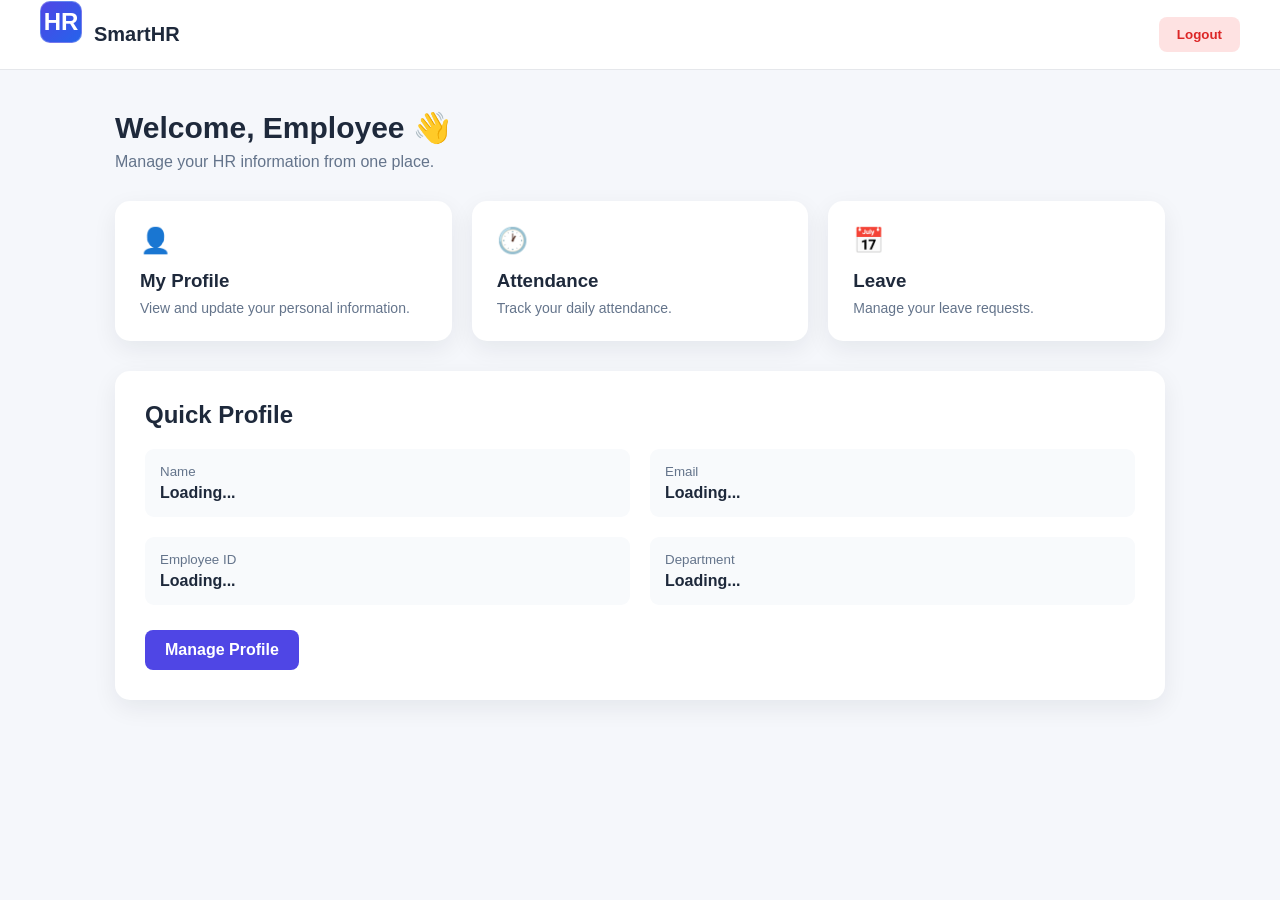
<file: employee-dashboard.html>
<!DOCTYPE html>
<html lang="en">

<head>
    <meta charset="UTF-8">

    <meta
        name="viewport"
        content="width=device-width, initial-scale=1.0"
    >

    <title>SmartHR - Employee Dashboard</title>

    <link rel="stylesheet" href="./style.css">

    <style>

        body {
            margin: 0;
            font-family: Arial, sans-serif;
            background: #f5f7fb;
            color: #1e293b;
        }

        .dashboard {
            min-height: 100vh;
        }

        /* Navbar */

        .navbar {
            height: 70px;
            background: white;
            border-bottom: 1px solid #e5e7eb;

            display: flex;
            align-items: center;
            justify-content: space-between;

            padding: 0 40px;
        }

        .brand {
            display: flex;
            align-items: center;
            gap: 12px;
        }

        .logo {
            width: 42px;
            height: 42px;

            border-radius: 10px;

            background: linear-gradient(
                135deg,
                #4f46e5,
                #2563eb
            );

            color: white;

            display: flex;
            align-items: center;
            justify-content: center;

            font-weight: bold;
        }

        .brand h2 {
            margin: 0;
            font-size: 20px;
        }

        .logout-btn {
            border: none;
            background: #fee2e2;
            color: #dc2626;

            padding: 10px 18px;

            border-radius: 8px;

            font-weight: 600;

            cursor: pointer;
        }

        /* Main */

        .main {
            max-width: 1100px;
            margin: 40px auto;
            padding: 0 25px;
        }

        .welcome {
            margin-bottom: 30px;
        }

        .welcome h1 {
            margin-bottom: 8px;
            font-size: 30px;
        }

        .welcome p {
            color: #64748b;
        }

        /* Cards */

        .cards {
            display: grid;

            grid-template-columns:
                repeat(3, 1fr);

            gap: 20px;

            margin-bottom: 30px;
        }

        .card {
            background: white;

            padding: 25px;

            border-radius: 15px;

            box-shadow:
                0 8px 25px
                rgba(15, 23, 42, 0.07);
        }

        .card-icon {
            font-size: 25px;
            margin-bottom: 15px;
        }

        .card h3 {
            margin: 0 0 8px;
        }

        .card p {
            margin: 0;
            color: #64748b;
            font-size: 14px;
        }

        /* Profile */

        .profile-card {
            background: white;

            padding: 30px;

            border-radius: 15px;

            box-shadow:
                0 8px 25px
                rgba(15, 23, 42, 0.07);
        }

        .profile-card h2 {
            margin-top: 0;
        }

        .profile-info {
            display: grid;

            grid-template-columns:
                1fr 1fr;

            gap: 20px;

            margin-top: 20px;
        }

        .info {
            padding: 15px;

            background: #f8fafc;

            border-radius: 9px;
        }

        .info small {
            display: block;

            color: #64748b;

            margin-bottom: 5px;
        }

        .info strong {
            color: #1e293b;
        }

        .profile-btn {
            display: inline-block;

            margin-top: 25px;

            padding: 11px 20px;

            background: #4f46e5;

            color: white;

            text-decoration: none;

            border-radius: 8px;

            font-weight: 600;
        }

        @media (max-width: 700px) {

            .navbar {
                padding: 0 20px;
            }

            .main {
                margin: 25px auto;
            }

            .cards {
                grid-template-columns: 1fr;
            }

            .profile-info {
                grid-template-columns: 1fr;
            }

        }

    </style>

</head>


<body>

<div class="dashboard">

    <!-- NAVBAR -->

    <nav class="navbar">

        <div class="brand">

            <div class="logo">
                HR
            </div>

            <h2>SmartHR</h2>

        </div>

        <button
            class="logout-btn"
            id="logoutBtn"
        >
            Logout
        </button>

    </nav>


    <!-- MAIN -->

    <main class="main">

        <div class="welcome">

            <h1>
                Welcome, Employee 👋
            </h1>

            <p>
                Manage your HR information from one place.
            </p>

        </div>


        <!-- CARDS -->

        <div class="cards">

            <div class="card">

                <div class="card-icon">
                    👤
                </div>

                <h3>
                    My Profile
                </h3>

                <p>
                    View and update your personal information.
                </p>

            </div>


            <div class="card">

                <div class="card-icon">
                    🕐
                </div>

                <h3>
                    Attendance
                </h3>

                <p>
                    Track your daily attendance.
                </p>

            </div>


            <div class="card">

                <div class="card-icon">
                    📅
                </div>

                <h3>
                    Leave
                </h3>

                <p>
                    Manage your leave requests.
                </p>

            </div>

        </div>


        <!-- PROFILE -->

        <div class="profile-card">

            <h2>
                Quick Profile
            </h2>

            <div class="profile-info">

                <div class="info">

                    <small>
                        Name
                    </small>

                    <strong id="userName">
                        Loading...
                    </strong>

                </div>


                <div class="info">

                    <small>
                        Email
                    </small>

                    <strong id="userEmail">
                        Loading...
                    </strong>

                </div>


                <div class="info">

                    <small>
                        Employee ID
                    </small>

                    <strong id="employeeId">
                        Loading...
                    </strong>

                </div>


                <div class="info">

                    <small>
                        Department
                    </small>

                    <strong id="department">
                        Loading...
                    </strong>

                </div>

            </div>


            <a
                href="./profile.html"
                class="profile-btn"
            >
                Manage Profile
            </a>

        </div>

    </main>

</div>


<script>

const API_URL = "http://localhost:3000";


// Load logged-in user

async function loadUser() {

    try {

        const response = await fetch(
            `${API_URL}/api/auth/me`,
            {
                credentials: "include"
            }
        );

        const data = await response.json();


        if (!response.ok) {

            window.location.href =
                "./index.html";

            return;

        }


        const user = data.user;


        document.getElementById(
            "userName"
        ).textContent =
            user.name;


        document.getElementById(
            "userEmail"
        ).textContent =
            user.email;


        document.getElementById(
            "employeeId"
        ).textContent =
            user.employeeId;


        document.getElementById(
            "department"
        ).textContent =
            user.department || "Not specified";


    } catch (error) {

        console.error(error);

    }

}


// Logout

document.getElementById(
    "logoutBtn"
).addEventListener(
    "click",
    async function () {

        try {

            await fetch(
                `${API_URL}/api/auth/logout`,
                {
                    method: "POST",
                    credentials: "include"
                }
            );

            window.location.href =
                "./index.html";

        } catch (error) {

            console.error(error);

        }

    }
);


loadUser();

</script>

</body>

</html>
</file>
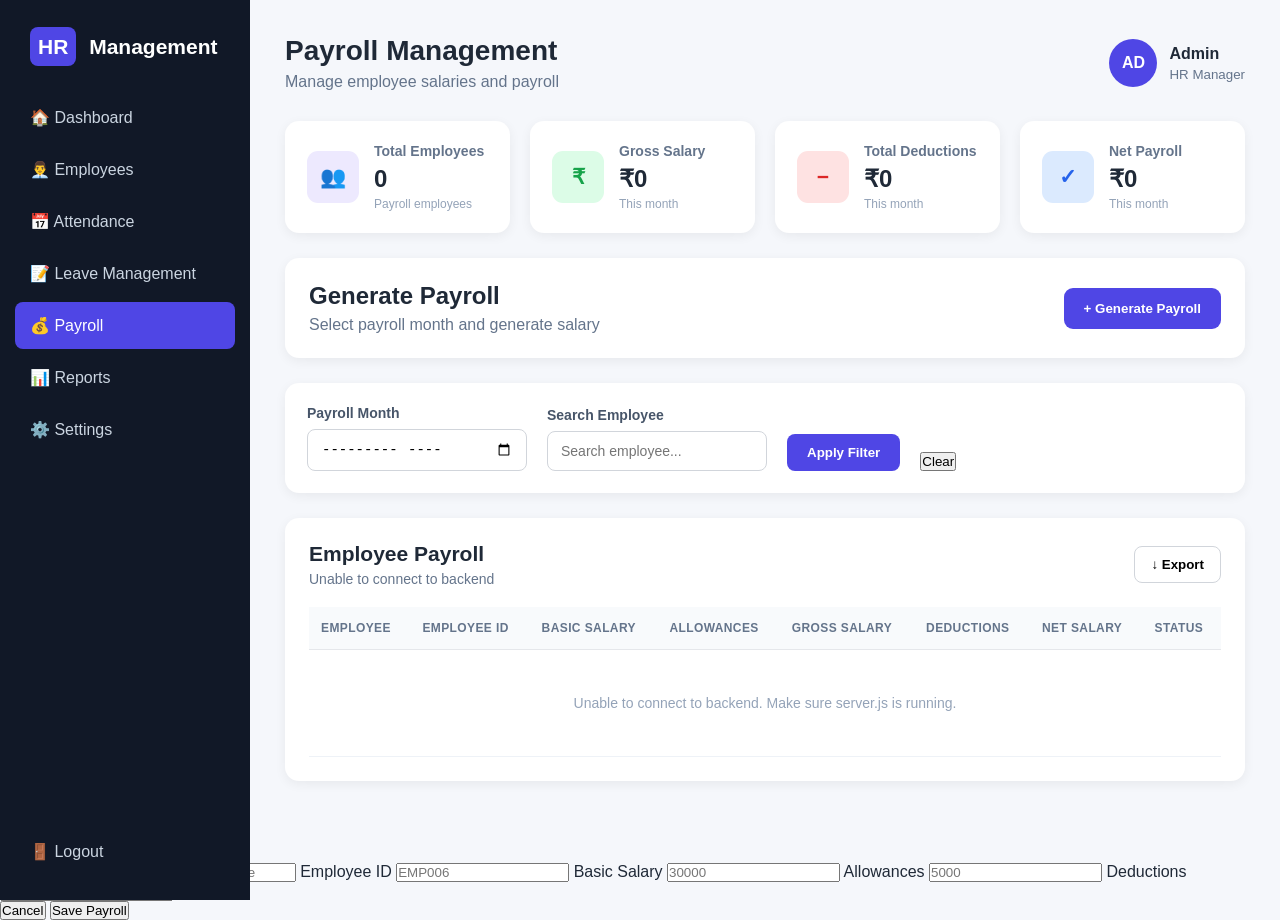
<file: payroll.html>
<!DOCTYPE html>
<html lang="en">

<head>

    <meta charset="UTF-8">

    <meta name="viewport"
          content="width=device-width, initial-scale=1.0">

    <title>Payroll Management</title>

    <link rel="stylesheet"
          href="payroll.css">

</head>


<body>


<!-- =====================================================
     SIDEBAR
===================================================== -->

<aside class="sidebar">

    <div class="logo">

        <span>HR</span>
        Management

    </div>


    <ul class="menu">

        <li onclick="goTo('index.html')">
            🏠 Dashboard
        </li>

        <li onclick="goTo('employees.html')">
            👨‍💼 Employees
        </li>

        <li onclick="goTo('attendance.html')">
            📅 Attendance
        </li>

        <li onclick="goTo('leave.html')">
            📝 Leave Management
        </li>

        <li class="active">
            💰 Payroll
        </li>

        <li onclick="goTo('reports.html')">
            📊 Reports
        </li>

        <li onclick="goTo('settings.html')">
            ⚙️ Settings
        </li>

    </ul>


    <div class="logout"
         onclick="logout()">

        🚪 Logout

    </div>

</aside>



<!-- =====================================================
     MAIN
===================================================== -->

<main class="main-content">


    <!-- HEADER -->

    <header class="header">

        <div>

            <h1>
                Payroll Management
            </h1>

            <p>
                Manage employee salaries and payroll
            </p>

        </div>


        <div class="profile">

            <div class="avatar">
                AD
            </div>

            <div>

                <strong>
                    Admin
                </strong>

                <small>
                    HR Manager
                </small>

            </div>

        </div>

    </header>



    <!-- =================================================
         SUMMARY CARDS
    ================================================== -->

    <section class="summary">


        <div class="card">

            <div class="card-icon employees-icon">
                👥
            </div>

            <div>

                <h3>
                    Total Employees
                </h3>

                <h2 id="employeeCount">
                    0
                </h2>

                <p>
                    Payroll employees
                </p>

            </div>

        </div>



        <div class="card">

            <div class="card-icon salary-icon">
                ₹
            </div>

            <div>

                <h3>
                    Gross Salary
                </h3>

                <h2 id="grossSalary">
                    ₹0
                </h2>

                <p>
                    This month
                </p>

            </div>

        </div>



        <div class="card">

            <div class="card-icon deduction-icon">
                −
            </div>

            <div>

                <h3>
                    Total Deductions
                </h3>

                <h2 id="totalDeduction">
                    ₹0
                </h2>

                <p>
                    This month
                </p>

            </div>

        </div>



        <div class="card">

            <div class="card-icon net-icon">
                ✓
            </div>

            <div>

                <h3>
                    Net Payroll
                </h3>

                <h2 id="netPayroll">
                    ₹0
                </h2>

                <p>
                    This month
                </p>

            </div>

        </div>


    </section>



    <!-- =================================================
         GENERATE PAYROLL
    ================================================== -->

    <section class="payroll-action">

        <div>

            <h2>
                Generate Payroll
            </h2>

            <p>
                Select payroll month and generate salary
            </p>

        </div>


        <button
            class="generate-btn"
            onclick="openPayrollForm()">

            + Generate Payroll

        </button>

    </section>



    <!-- =================================================
         FILTER
    ================================================== -->

    <section class="filters">


        <div class="filter-group">

            <label>
                Payroll Month
            </label>

            <input
                type="month"
                id="payrollMonth">

        </div>



        <div class="filter-group">

            <label>
                Search Employee
            </label>

            <input
                type="text"
                id="employeeSearch"
                placeholder="Search employee...">

        </div>


        <button
            class="filter-btn"
            onclick="applyFilter()">

            Apply Filter

        </button>


        <button
            class="clear-btn"
            onclick="clearFilter()">

            Clear

        </button>


    </section>



    <!-- =================================================
         PAYROLL TABLE
    ================================================== -->

    <section class="payroll-table">


        <div class="table-header">

            <div>

                <h2>
                    Employee Payroll
                </h2>

                <p id="tableDescription">
                    Loading payroll records...
                </p>

            </div>


            <button
                class="export-btn"
                onclick="exportPayroll()">

                ↓ Export

            </button>

        </div>



        <div class="table-container">

            <table>

                <thead>

                    <tr>

                        <th>
                            Employee
                        </th>

                        <th>
                            Employee ID
                        </th>

                        <th>
                            Basic Salary
                        </th>

                        <th>
                            Allowances
                        </th>

                        <th>
                            Gross Salary
                        </th>

                        <th>
                            Deductions
                        </th>

                        <th>
                            Net Salary
                        </th>

                        <th>
                            Status
                        </th>

                    </tr>

                </thead>


                <tbody id="payrollTableBody">

                </tbody>

            </table>

        </div>


    </section>


</main>



<!-- =====================================================
     PAYROLL FORM MODAL
===================================================== -->

<div class="modal"
     id="payrollModal">

    <div class="modal-box">

        <div class="modal-header">

            <h2>
                Generate Payroll
            </h2>

            <button
                onclick="closePayrollForm()">

                ×

            </button>

        </div>


        <form
            id="payrollForm">


            <label>
                Employee Name
            </label>

            <input
                type="text"
                id="employeeName"
                placeholder="Enter employee name"
                required>


            <label>
                Employee ID
            </label>

            <input
                type="text"
                id="employeeId"
                placeholder="EMP006"
                required>


            <label>
                Basic Salary
            </label>

            <input
                type="number"
                id="basicSalary"
                placeholder="30000"
                required>


            <label>
                Allowances
            </label>

            <input
                type="number"
                id="allowances"
                placeholder="5000"
                required>


            <label>
                Deductions
            </label>

            <input
                type="number"
                id="deductions"
                placeholder="2500"
                required>


            <div class="form-buttons">

                <button
                    type="button"
                    class="cancel-btn"
                    onclick="closePayrollForm()">

                    Cancel

                </button>


                <button
                    type="submit"
                    class="save-btn">

                    Save Payroll

                </button>

            </div>


        </form>

    </div>

</div>



<script>

const API =
    "http://localhost:5000";

let payrollData = [];


// =====================================================
// PAGE LOAD
// =====================================================

document.addEventListener(
    "DOMContentLoaded",
    () => {

        loadPayroll();

        loadSummary();

    }
);


// =====================================================
// LOAD PAYROLL
// =====================================================

async function loadPayroll() {

    try {

        const response =
            await fetch(
                `${API}/api/payroll`
            );


        if (!response.ok) {

            throw new Error(
                "Backend error"
            );

        }


        payrollData =
            await response.json();


        displayPayroll(
            payrollData
        );


    } catch (error) {

        console.error(error);


        document.getElementById(
            "tableDescription"
        ).textContent =
            "Unable to connect to backend";


        document.getElementById(
            "payrollTableBody"
        ).innerHTML = `

            <tr>

                <td
                    colspan="8"
                    class="empty error">

                    Unable to connect to backend.
                    Make sure server.js is running.

                </td>

            </tr>

        `;

    }

}


// =====================================================
// LOAD SUMMARY
// =====================================================

async function loadSummary() {

    try {

        const response =
            await fetch(
                `${API}/api/payroll/summary`
            );


        const data =
            await response.json();


        document.getElementById(
            "employeeCount"
        ).textContent =
            data.totalEmployees;


        document.getElementById(
            "grossSalary"
        ).textContent =
            formatCurrency(
                data.grossSalary
            );


        document.getElementById(
            "totalDeduction"
        ).textContent =
            formatCurrency(
                data.totalDeduction
            );


        document.getElementById(
            "netPayroll"
        ).textContent =
            formatCurrency(
                data.netPayroll
            );


    } catch (error) {

        console.error(error);

    }

}


// =====================================================
// DISPLAY PAYROLL
// =====================================================

function displayPayroll(records) {

    const tbody =
        document.getElementById(
            "payrollTableBody"
        );


    if (!records.length) {

        tbody.innerHTML = `

            <tr>

                <td
                    colspan="8"
                    class="empty">

                    No payroll records found.

                </td>

            </tr>

        `;

        return;

    }


    tbody.innerHTML = "";


    records.forEach(
        employee => {

            const row =
                document.createElement(
                    "tr"
                );


            const name =
                employee.employeeName ||
                "Employee";


            row.innerHTML = `

                <td>

                    <div class="employee">

                        <div class="employee-avatar">

                            ${name
                                .substring(0, 2)
                                .toUpperCase()}

                        </div>

                        <div>

                            <strong>
                                ${name}
                            </strong>

                            <small>
                                Employee
                            </small>

                        </div>

                    </div>

                </td>


                <td>
                    ${employee.employeeId}
                </td>


                <td>
                    ${formatCurrency(
                        employee.basicSalary
                    )}
                </td>


                <td>
                    ${formatCurrency(
                        employee.allowances
                    )}
                </td>


                <td>
                    ${formatCurrency(
                        employee.grossSalary
                    )}
                </td>


                <td>
                    ${formatCurrency(
                        employee.deductions
                    )}
                </td>


                <td>

                    <strong>
                        ${formatCurrency(
                            employee.netSalary
                        )}
                    </strong>

                </td>


                <td>

                    <span class="status">

                        ${employee.status}

                    </span>

                </td>

            `;


            tbody.appendChild(row);

        }
    );


    document.getElementById(
        "tableDescription"
    ).textContent =
        `${records.length} payroll records`;

}


// =====================================================
// FILTER
// =====================================================

function applyFilter() {

    const search =
        document.getElementById(
            "employeeSearch"
        ).value
        .trim()
        .toLowerCase();


    if (!search) {

        displayPayroll(
            payrollData
        );

        return;

    }


    const filtered =
        payrollData.filter(
            employee =>

                employee.employeeName
                    .toLowerCase()
                    .includes(search)

                ||

                employee.employeeId
                    .toLowerCase()
                    .includes(search)
        );


    displayPayroll(
        filtered
    );

}


// =====================================================
// CLEAR FILTER
// =====================================================

function clearFilter() {

    document.getElementById(
        "employeeSearch"
    ).value = "";


    displayPayroll(
        payrollData
    );

}


// =====================================================
// ADD PAYROLL
// =====================================================

document.getElementById(
    "payrollForm"
).addEventListener(
    "submit",
    async function(event) {

        event.preventDefault();


        const data = {

            employeeName:
                document.getElementById(
                    "employeeName"
                ).value,

            employeeId:
                document.getElementById(
                    "employeeId"
                ).value,

            basicSalary:
                document.getElementById(
                    "basicSalary"
                ).value,

            allowances:
                document.getElementById(
                    "allowances"
                ).value,

            deductions:
                document.getElementById(
                    "deductions"
                ).value

        };


        try {

            const response =
                await fetch(
                    `${API}/api/payroll`,
                    {
                        method: "POST",

                        headers: {
                            "Content-Type":
                                "application/json"
                        },

                        body:
                            JSON.stringify(data)
                    }
                );


            const result =
                await response.json();


            if (!response.ok) {

                throw new Error(
                    result.message
                );

            }


            alert(
                "Payroll saved successfully!"
            );


            closePayrollForm();


            document.getElementById(
                "payrollForm"
            ).reset();


            loadPayroll();

            loadSummary();


        } catch (error) {

            alert(
                "Unable to save payroll."
            );

            console.error(error);

        }

    }
);


// =====================================================
// MODAL
// =====================================================

function openPayrollForm() {

    document.getElementById(
        "payrollModal"
    ).classList.add("show");

}


function closePayrollForm() {

    document.getElementById(
        "payrollModal"
    ).classList.remove("show");

}


// =====================================================
// CURRENCY
// =====================================================

function formatCurrency(value) {

    return "₹" +
        Number(value || 0)
            .toLocaleString("en-IN");

}


// =====================================================
// EXPORT
// =====================================================

function exportPayroll() {

    if (!payrollData.length) {

        alert(
            "No payroll records available."
        );

        return;

    }


    let csv =
        "Employee,Employee ID,Basic Salary,Allowances,Gross Salary,Deductions,Net Salary,Status\n";


    payrollData.forEach(
        employee => {

            csv +=
                `"${employee.employeeName}",` +
                `"${employee.employeeId}",` +
                `${employee.basicSalary},` +
                `${employee.allowances},` +
                `${employee.grossSalary},` +
                `${employee.deductions},` +
                `${employee.netSalary},` +
                `"${employee.status}"\n`;

        }
    );


    const blob =
        new Blob(
            [csv],
            {
                type: "text/csv"
            }
        );


    const url =
        URL.createObjectURL(blob);


    const link =
        document.createElement("a");


    link.href = url;

    link.download =
        "payroll.csv";


    link.click();


    URL.revokeObjectURL(url);

}


// =====================================================
// PAGE NAVIGATION
// =====================================================

function goTo(page) {

    window.location.href =
        page;

}


// =====================================================
// LOGOUT
// =====================================================

function logout() {

    window.location.href =
        "index.html";

}

</script>


</body>

</html>
</file>
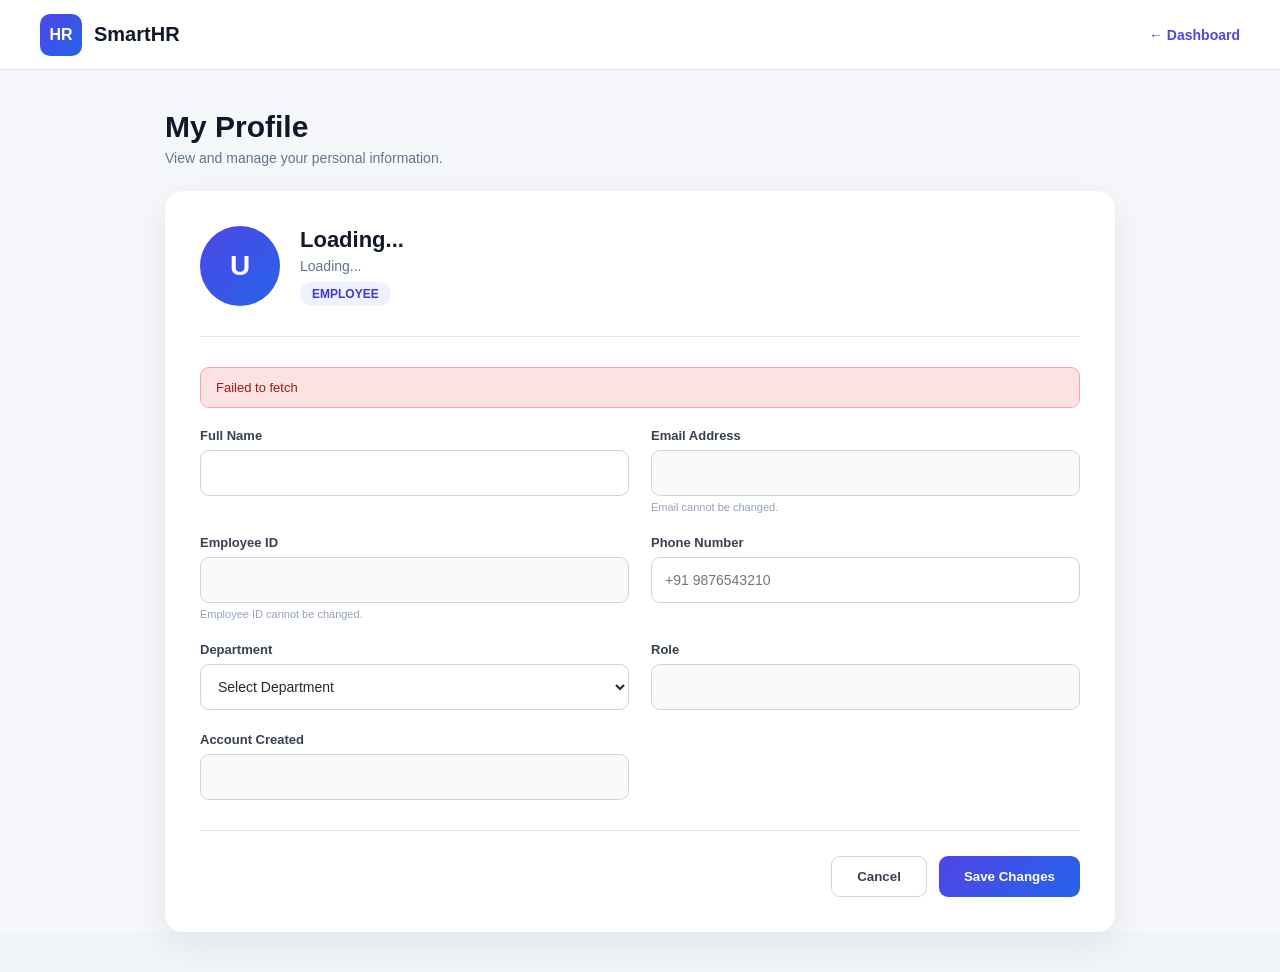
<file: profile.html>
<!DOCTYPE html>
<html lang="en">

<head>

    <meta charset="UTF-8">

    <meta
        name="viewport"
        content="width=device-width, initial-scale=1.0"
    >

    <title>SmartHR - My Profile</title>

    <link
        rel="stylesheet"
        href="./style.css"
    >

    <style>

        .profile-page {
            min-height: 100vh;
            background: #f5f7fb;
        }

        .profile-navbar {
            height: 70px;
            background: white;
            border-bottom: 1px solid #e5e7eb;

            display: flex;
            align-items: center;
            justify-content: space-between;

            padding: 0 40px;
        }

        .profile-brand {
            display: flex;
            align-items: center;
            gap: 12px;
        }

        .profile-logo {
            width: 42px;
            height: 42px;

            border-radius: 10px;

            background: linear-gradient(
                135deg,
                #4f46e5,
                #2563eb
            );

            color: white;

            display: flex;
            align-items: center;
            justify-content: center;

            font-weight: 800;
        }

        .profile-brand h2 {
            font-size: 20px;
            color: #111827;
        }

        .back-btn {
            text-decoration: none;
            color: #4f46e5;
            font-weight: 600;
            font-size: 14px;
        }

        .profile-content {
            max-width: 1000px;
            margin: 40px auto;
            padding: 0 25px;
        }

        .profile-heading {
            margin-bottom: 25px;
        }

        .profile-heading h1 {
            font-size: 30px;
            color: #111827;
            margin-bottom: 6px;
        }

        .profile-heading p {
            color: #64748b;
            font-size: 14px;
        }

        .profile-card {
            background: white;
            border-radius: 18px;
            padding: 35px;

            box-shadow:
                0 10px 35px rgba(15, 23, 42, 0.08);
        }

        .profile-top {
            display: flex;
            align-items: center;
            gap: 20px;

            padding-bottom: 30px;
            margin-bottom: 30px;

            border-bottom: 1px solid #e5e7eb;
        }

        .avatar {
            width: 80px;
            height: 80px;

            border-radius: 50%;

            background: linear-gradient(
                135deg,
                #4f46e5,
                #2563eb
            );

            color: white;

            display: flex;
            align-items: center;
            justify-content: center;

            font-size: 28px;
            font-weight: 700;
        }

        .profile-user h2 {
            font-size: 22px;
            color: #111827;
            margin-bottom: 5px;
        }

        .profile-user p {
            color: #64748b;
            font-size: 14px;
        }

        .role-badge {
            display: inline-block;

            margin-top: 8px;

            padding: 5px 12px;

            border-radius: 20px;

            background: #eef2ff;

            color: #4338ca;

            font-size: 12px;
            font-weight: 700;
        }

        .profile-grid {
            display: grid;

            grid-template-columns: 1fr 1fr;

            gap: 22px;
        }

        .profile-field label {
            display: block;

            margin-bottom: 7px;

            font-size: 13px;
            font-weight: 600;

            color: #374151;
        }

        .profile-field input,
        .profile-field select {
            width: 100%;

            height: 46px;

            border: 1px solid #d1d5db;

            border-radius: 9px;

            padding: 0 13px;

            outline: none;

            font-size: 14px;

            color: #1f2937;

            background: white;
        }

        .profile-field input:focus,
        .profile-field select:focus {
            border-color: #4f46e5;

            box-shadow:
                0 0 0 3px rgba(79, 70, 229, 0.1);
        }

        .profile-field input:disabled {
            background: #f8fafc;
            color: #64748b;
            cursor: not-allowed;
        }

        .field-note {
            font-size: 11px;
            color: #94a3b8;
            margin-top: 5px;
        }

        .profile-actions {
            margin-top: 30px;

            padding-top: 25px;

            border-top: 1px solid #e5e7eb;

            display: flex;
            justify-content: flex-end;
            gap: 12px;
        }

        .save-btn {
            border: none;

            padding: 12px 25px;

            border-radius: 9px;

            background: linear-gradient(
                135deg,
                #4f46e5,
                #2563eb
            );

            color: white;

            font-weight: 700;

            cursor: pointer;
        }

        .save-btn:hover {
            box-shadow:
                0 8px 20px rgba(79, 70, 229, 0.25);
        }

        .cancel-btn {
            border: 1px solid #d1d5db;

            padding: 12px 25px;

            border-radius: 9px;

            background: white;

            color: #374151;

            font-weight: 600;

            cursor: pointer;
        }

        .profile-message {
            display: none;

            padding: 12px 15px;

            border-radius: 9px;

            margin-bottom: 20px;

            font-size: 13px;
        }

        .loading {
            text-align: center;
            padding: 50px;
            color: #64748b;
        }

        @media (max-width: 700px) {

            .profile-navbar {
                padding: 0 20px;
            }

            .profile-content {
                margin: 25px auto;
            }

            .profile-card {
                padding: 22px;
            }

            .profile-grid {
                grid-template-columns: 1fr;
            }

            .profile-top {
                align-items: flex-start;
            }

            .profile-actions {
                flex-direction: column;
            }

            .save-btn,
            .cancel-btn {
                width: 100%;
            }
        }

    </style>

</head>


<body>

<div class="profile-page">

    <!-- NAVBAR -->

    <nav class="profile-navbar">

        <div class="profile-brand">

            <div class="profile-logo">
                HR
            </div>

            <h2>SmartHR</h2>

        </div>

        <a
            href="./employee-dashboard.html"
            class="back-btn"
        >
            ← Dashboard
        </a>

    </nav>


    <!-- CONTENT -->

    <main class="profile-content">

        <div class="profile-heading">

            <h1>My Profile</h1>

            <p>
                View and manage your personal information.
            </p>

        </div>


        <div class="profile-card">

            <!-- PROFILE TOP -->

            <div class="profile-top">

                <div
                    class="avatar"
                    id="avatar"
                >
                    U
                </div>

                <div class="profile-user">

                    <h2 id="profileName">
                        Loading...
                    </h2>

                    <p id="profileEmail">
                        Loading...
                    </p>

                    <span
                        class="role-badge"
                        id="profileRole"
                    >
                        EMPLOYEE
                    </span>

                </div>

            </div>


            <!-- MESSAGE -->

            <div
                id="profileMessage"
                class="profile-message"
            ></div>


            <!-- FORM -->

            <form id="profileForm">

                <div class="profile-grid">


                    <!-- NAME -->

                    <div class="profile-field">

                        <label for="name">
                            Full Name
                        </label>

                        <input
                            type="text"
                            id="name"
                            required
                        >

                    </div>


                    <!-- EMAIL -->

                    <div class="profile-field">

                        <label for="email">
                            Email Address
                        </label>

                        <input
                            type="email"
                            id="email"
                            disabled
                        >

                        <div class="field-note">
                            Email cannot be changed.
                        </div>

                    </div>


                    <!-- EMPLOYEE ID -->

                    <div class="profile-field">

                        <label for="employeeId">
                            Employee ID
                        </label>

                        <input
                            type="text"
                            id="employeeId"
                            disabled
                        >

                        <div class="field-note">
                            Employee ID cannot be changed.
                        </div>

                    </div>


                    <!-- PHONE -->

                    <div class="profile-field">

                        <label for="phone">
                            Phone Number
                        </label>

                        <input
                            type="tel"
                            id="phone"
                            placeholder="+91 9876543210"
                        >

                    </div>


                    <!-- DEPARTMENT -->

                    <div class="profile-field">

                        <label for="department">
                            Department
                        </label>

                        <select id="department">

                            <option value="">
                                Select Department
                            </option>

                            <option value="HR">
                                Human Resources
                            </option>

                            <option value="IT">
                                Information Technology
                            </option>

                            <option value="Finance">
                                Finance
                            </option>

                            <option value="Marketing">
                                Marketing
                            </option>

                            <option value="Sales">
                                Sales
                            </option>

                        </select>

                    </div>


                    <!-- ROLE -->

                    <div class="profile-field">

                        <label for="role">
                            Role
                        </label>

                        <input
                            type="text"
                            id="role"
                            disabled
                        >

                    </div>


                    <!-- JOIN DATE -->

                    <div class="profile-field">

                        <label for="joiningDate">
                            Account Created
                        </label>

                        <input
                            type="text"
                            id="joiningDate"
                            disabled
                        >

                    </div>

                </div>


                <!-- ACTIONS -->

                <div class="profile-actions">

                    <button
                        type="button"
                        class="cancel-btn"
                        id="cancelBtn"
                    >
                        Cancel
                    </button>

                    <button
                        type="submit"
                        class="save-btn"
                    >
                        Save Changes
                    </button>

                </div>

            </form>

        </div>

    </main>

</div>


<script>

const API_URL = "http://localhost:3000";


// =====================================
// ELEMENTS
// =====================================

const profileForm =
    document.getElementById("profileForm");

const messageBox =
    document.getElementById("profileMessage");


// =====================================
// LOAD PROFILE
// =====================================

async function loadProfile() {

    try {

        const response = await fetch(
            `${API_URL}/api/profile`,
            {
                method: "GET",
                credentials: "include"
            }
        );


        const data = await response.json();


        if (!response.ok) {

            if (response.status === 401) {

                window.location.href =
                    "./index.html";

                return;

            }

            throw new Error(
                data.message || "Unable to load profile."
            );
        }


        const user = data.user;


        // Header

        document.getElementById(
            "profileName"
        ).textContent = user.name;


        document.getElementById(
            "profileEmail"
        ).textContent = user.email;


        document.getElementById(
            "profileRole"
        ).textContent = user.role;


        // Avatar

        const firstLetter =
            user.name
                ? user.name.charAt(0).toUpperCase()
                : "U";


        document.getElementById(
            "avatar"
        ).textContent = firstLetter;


        // Form

        document.getElementById(
            "name"
        ).value = user.name || "";


        document.getElementById(
            "email"
        ).value = user.email || "";


        document.getElementById(
            "employeeId"
        ).value = user.employeeId || "";


        document.getElementById(
            "phone"
        ).value = user.phone || "";


        document.getElementById(
            "department"
        ).value = user.department || "";


        document.getElementById(
            "role"
        ).value = user.role || "";


        if (user.createdAt) {

            const date =
                new Date(user.createdAt);

            document.getElementById(
                "joiningDate"
            ).value =
                date.toLocaleDateString();

        }

    } catch (error) {

        console.error(error);

        showProfileMessage(
            error.message,
            "error"
        );

    }

}


// =====================================
// UPDATE PROFILE
// =====================================

profileForm.addEventListener(
    "submit",
    async function (event) {

        event.preventDefault();


        const name =
            document.getElementById(
                "name"
            ).value.trim();


        const phone =
            document.getElementById(
                "phone"
            ).value.trim();


        const department =
            document.getElementById(
                "department"
            ).value;


        if (!name) {

            showProfileMessage(
                "Full name is required.",
                "error"
            );

            return;
        }


        try {

            const response = await fetch(
                `${API_URL}/api/profile`,
                {
                    method: "PUT",

                    credentials: "include",

                    headers: {
                        "Content-Type":
                            "application/json"
                    },

                    body: JSON.stringify({

                        name,
                        phone,
                        department

                    })
                }
            );


            const data =
                await response.json();


            if (!response.ok) {

                showProfileMessage(
                    data.message ||
                    "Unable to update profile.",
                    "error"
                );

                return;
            }


            showProfileMessage(
                "Profile updated successfully!",
                "success"
            );


            // Update header immediately

            document.getElementById(
                "profileName"
            ).textContent = name;


            document.getElementById(
                "avatar"
            ).textContent =
                name.charAt(0).toUpperCase();


        } catch (error) {

            console.error(error);

            showProfileMessage(
                "Unable to connect to server.",
                "error"
            );

        }

    }
);


// =====================================
// CANCEL
// =====================================

document.getElementById(
    "cancelBtn"
).addEventListener(
    "click",
    loadProfile
);


// =====================================
// MESSAGE
// =====================================

function showProfileMessage(
    message,
    type
) {

    messageBox.style.display =
        "block";

    messageBox.textContent =
        message;


    if (type === "success") {

        messageBox.style.background =
            "#dcfce7";

        messageBox.style.color =
            "#166534";

        messageBox.style.border =
            "1px solid #86efac";

    } else {

        messageBox.style.background =
            "#fee2e2";

        messageBox.style.color =
            "#991b1b";

        messageBox.style.border =
            "1px solid #fca5a5";

    }

}


// =====================================
// INITIAL LOAD
// =====================================

loadProfile();

</script>

</body>

</html>
</file>
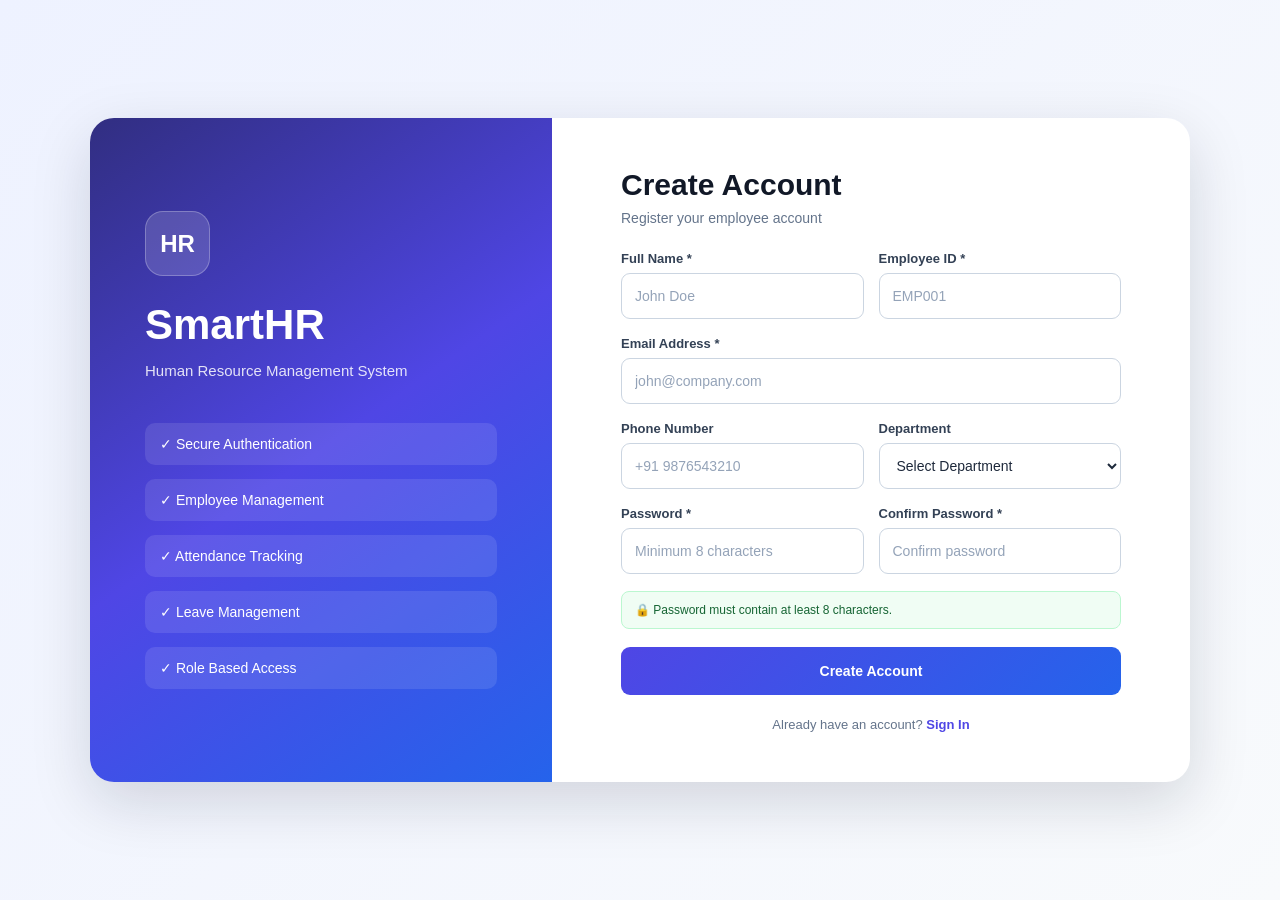
<file: signup.html>
<!DOCTYPE html>
<html lang="en">

<head>

    <meta charset="UTF-8">

    <meta
        name="viewport"
        content="width=device-width, initial-scale=1.0"
    >

    <title>SmartHR - Sign Up</title>

    <!-- CSS -->
    <link rel="stylesheet" href="./style.css">

</head>

<body>

    <div class="app">

        <div class="auth-container">

            <!-- LEFT SIDE -->
            <div class="brand-section">

                <div class="brand-content">

                    <div class="logo">
                        HR
                    </div>

                    <h1>SmartHR</h1>

                    <p>
                        Human Resource Management System
                    </p>

                    <div class="feature-list">

                        <div>✓ Secure Authentication</div>

                        <div>✓ Employee Management</div>

                        <div>✓ Attendance Tracking</div>

                        <div>✓ Leave Management</div>

                        <div>✓ Role Based Access</div>

                    </div>

                </div>

            </div>


            <!-- RIGHT SIDE -->
            <div class="form-section">

                <form
                    class="auth-form signup-form"
                    id="signupForm"
                >

                    <div class="form-header">

                        <h2>Create Account</h2>

                        <p>
                            Register your employee account
                        </p>

                    </div>


                    <!-- MESSAGE -->
                    <div
                        id="signupMessage"
                        class="message"
                        style="display: none;"
                    ></div>


                    <!-- NAME + EMPLOYEE ID -->
                    <div class="two-columns">

                        <div class="input-group">

                            <label for="fullName">
                                Full Name *
                            </label>

                            <input
                                type="text"
                                id="fullName"
                                name="fullName"
                                placeholder="John Doe"
                                required
                            >

                        </div>


                        <div class="input-group">

                            <label for="employeeId">
                                Employee ID *
                            </label>

                            <input
                                type="text"
                                id="employeeId"
                                name="employeeId"
                                placeholder="EMP001"
                                required
                            >

                        </div>

                    </div>


                    <!-- EMAIL -->
                    <div class="input-group">

                        <label for="signupEmail">
                            Email Address *
                        </label>

                        <input
                            type="email"
                            id="signupEmail"
                            name="email"
                            placeholder="john@company.com"
                            required
                        >

                    </div>


                    <!-- PHONE + DEPARTMENT -->
                    <div class="two-columns">

                        <div class="input-group">

                            <label for="phone">
                                Phone Number
                            </label>

                            <input
                                type="tel"
                                id="phone"
                                name="phone"
                                placeholder="+91 9876543210"
                            >

                        </div>


                        <div class="input-group">

                            <label for="department">
                                Department
                            </label>

                            <select
                                id="department"
                                name="department"
                            >

                                <option value="">
                                    Select Department
                                </option>

                                <option value="HR">
                                    Human Resources
                                </option>

                                <option value="IT">
                                    Information Technology
                                </option>

                                <option value="Finance">
                                    Finance
                                </option>

                                <option value="Marketing">
                                    Marketing
                                </option>

                                <option value="Sales">
                                    Sales
                                </option>

                            </select>

                        </div>

                    </div>


                    <!-- PASSWORD -->
                    <div class="two-columns">

                        <div class="input-group">

                            <label for="signupPassword">
                                Password *
                            </label>

                            <input
                                type="password"
                                id="signupPassword"
                                name="password"
                                placeholder="Minimum 8 characters"
                                required
                            >

                        </div>


                        <div class="input-group">

                            <label for="confirmPassword">
                                Confirm Password *
                            </label>

                            <input
                                type="password"
                                id="confirmPassword"
                                name="confirmPassword"
                                placeholder="Confirm password"
                                required
                            >

                        </div>

                    </div>


                    <!-- PASSWORD INFO -->
                    <div class="security-note">

                        🔒 Password must contain at least 8
                        characters.

                    </div>


                    <!-- CREATE ACCOUNT -->
                    <button
                        type="submit"
                        class="primary-btn"
                    >
                        Create Account
                    </button>


                    <!-- LOGIN LINK -->
                    <p class="switch-text">

                        Already have an account?

                        <a
                            href="./index.html"
                            class="link-button"
                        >
                            Sign In
                        </a>

                    </p>

                </form>

            </div>

        </div>

    </div>


    <!-- JavaScript -->
    <script src="./auth.js"></script>

</body>

</html>
</file>
<file: style.css>
/* ================================
   SmartHR - Authentication Styles
   ================================ */

* {
    margin: 0;
    padding: 0;
    box-sizing: border-box;
}

body {
    font-family: Arial, Helvetica, sans-serif;
    background: #f1f5f9;
    color: #1e293b;
}

/* Main background */

.app {
    min-height: 100vh;
    display: flex;
    justify-content: center;
    align-items: center;
    padding: 30px;
    background: linear-gradient(
        135deg,
        #eef2ff,
        #f8fafc
    );
}

/* Main Card */

.auth-container {
    width: 100%;
    max-width: 1100px;
    min-height: 650px;

    display: grid;
    grid-template-columns: 42% 58%;

    background: white;

    border-radius: 24px;

    overflow: hidden;

    box-shadow:
        0 20px 60px rgba(15, 23, 42, 0.15);
}

/* ================================
   LEFT BRAND SECTION
   ================================ */

.brand-section {
    background: linear-gradient(
        145deg,
        #312e81,
        #4f46e5,
        #2563eb
    );

    color: white;

    display: flex;
    align-items: center;

    padding: 55px;
}

.brand-content {
    width: 100%;
}

/* Logo */

.logo {
    width: 65px;
    height: 65px;

    display: flex;
    justify-content: center;
    align-items: center;

    background: rgba(255, 255, 255, 0.15);

    border: 1px solid rgba(255, 255, 255, 0.25);

    border-radius: 18px;

    font-size: 24px;
    font-weight: bold;

    margin-bottom: 25px;
}

/* Brand title */

.brand-content h1 {
    font-size: 42px;
    font-weight: 800;

    margin-bottom: 10px;
}

.brand-content p {
    font-size: 15px;
    line-height: 1.6;

    color: rgba(255, 255, 255, 0.85);
}

/* Features */

.feature-list {
    margin-top: 40px;

    display: flex;
    flex-direction: column;

    gap: 14px;
}

.feature-list div {
    padding: 13px 15px;

    border-radius: 10px;

    background: rgba(255, 255, 255, 0.10);

    font-size: 14px;
}

/* ================================
   RIGHT FORM SECTION
   ================================ */

.form-section {
    display: flex;
    align-items: center;
    justify-content: center;

    padding: 50px;
}

.auth-form {
    width: 100%;
    max-width: 500px;
}

/* Header */

.form-header {
    margin-bottom: 25px;
}

.form-header h2 {
    font-size: 30px;
    color: #111827;

    margin-bottom: 8px;
}

.form-header p {
    font-size: 14px;
    color: #64748b;
}

/* ================================
   INPUTS
   ================================ */

.input-group {
    margin-bottom: 17px;
}

.input-group label {
    display: block;

    font-size: 13px;
    font-weight: 600;

    color: #334155;

    margin-bottom: 7px;
}

.input-group input,
.input-group select {
    width: 100%;
    height: 46px;

    padding: 0 13px;

    border: 1px solid #cbd5e1;

    border-radius: 9px;

    background: white;

    font-size: 14px;

    color: #1e293b;

    outline: none;

    transition: all 0.2s ease;
}

.input-group input::placeholder {
    color: #94a3b8;
}

/* Input focus */

.input-group input:focus,
.input-group select:focus {
    border-color: #4f46e5;

    box-shadow:
        0 0 0 3px rgba(79, 70, 229, 0.10);
}

/* ================================
   TWO COLUMN INPUT
   ================================ */

.two-columns {
    display: grid;

    grid-template-columns: 1fr 1fr;

    gap: 15px;
}

/* ================================
   PASSWORD
   ================================ */

.password-box {
    position: relative;
}

.password-box input {
    padding-right: 65px;
}

.show-btn {
    position: absolute;

    right: 10px;
    top: 50%;

    transform: translateY(-50%);

    border: none;

    background: transparent;

    color: #4f46e5;

    font-size: 12px;
    font-weight: 600;

    cursor: pointer;
}

/* ================================
   LOGIN OPTIONS
   ================================ */

.login-options {
    display: flex;

    align-items: center;

    justify-content: space-between;

    margin-top: 5px;
    margin-bottom: 22px;

    font-size: 13px;

    color: #64748b;
}

.login-options label {
    display: flex;

    align-items: center;

    gap: 7px;
}

.login-options input {
    accent-color: #4f46e5;
}

/* ================================
   BUTTON
   ================================ */

.primary-btn {
    width: 100%;
    height: 48px;

    border: none;

    border-radius: 9px;

    background: linear-gradient(
        135deg,
        #4f46e5,
        #2563eb
    );

    color: white;

    font-size: 14px;
    font-weight: 700;

    cursor: pointer;

    transition: all 0.2s ease;
}

.primary-btn:hover {
    transform: translateY(-1px);

    box-shadow:
        0 8px 20px rgba(79, 70, 229, 0.25);
}

.primary-btn:active {
    transform: translateY(0);
}

/* ================================
   LINKS
   ================================ */

.link-button {
    color: #4f46e5;

    text-decoration: none;

    font-weight: 600;

    cursor: pointer;
}

.link-button:hover {
    color: #3730a3;

    text-decoration: underline;
}

.switch-text {
    text-align: center;

    margin-top: 22px;

    font-size: 13px;

    color: #64748b;
}

/* ================================
   MESSAGE
   ================================ */

.message {
    padding: 11px 13px;

    margin-bottom: 18px;

    border-radius: 8px;

    background: #eef2ff;

    border: 1px solid #c7d2fe;

    color: #3730a3;

    font-size: 13px;
}

/* ================================
   SECURITY NOTE
   ================================ */

.security-note {
    padding: 11px 13px;

    margin-bottom: 18px;

    border-radius: 8px;

    background: #f0fdf4;

    border: 1px solid #bbf7d0;

    color: #166534;

    font-size: 12px;
}

/* ================================
   MOBILE
   ================================ */

@media (max-width: 850px) {

    .auth-container {
        grid-template-columns: 1fr;
    }

    .brand-section {
        display: none;
    }

    .form-section {
        padding: 40px 25px;
    }
}

/* Small mobile */

@media (max-width: 550px) {

    .app {
        padding: 10px;
    }

    .auth-container {
        min-height: auto;

        border-radius: 16px;
    }

    .form-section {
        padding: 30px 20px;
    }

    .two-columns {
        grid-template-columns: 1fr;

        gap: 0;
    }

    .form-header h2 {
        font-size: 25px;
    }
}
</file>
<file: payroll.css>
* {
    margin: 0;
    padding: 0;
    box-sizing: border-box;
}

body {
    font-family: Arial, Helvetica, sans-serif;
    background: #f5f7fb;
    color: #1f2937;
}


/* =========================
   SIDEBAR
========================= */

.sidebar {
    position: fixed;
    left: 0;
    top: 0;

    width: 250px;
    height: 100vh;

    background: #111827;
    color: white;

    padding: 25px 15px;

    display: flex;
    flex-direction: column;
}

.logo {
    font-size: 21px;
    font-weight: bold;

    padding: 10px 15px 30px;
}

.logo span {
    background: #4f46e5;

    padding: 8px;

    border-radius: 8px;

    margin-right: 7px;
}

.menu {
    list-style: none;
}

.menu li {
    padding: 14px 15px;

    margin: 5px 0;

    border-radius: 8px;

    color: #cbd5e1;

    cursor: pointer;

    transition: 0.3s;
}

.menu li:hover {
    background: #1f2937;
    color: white;
}

.menu li.active {
    background: #4f46e5;
    color: white;
}

.logout {
    margin-top: auto;

    padding: 14px 15px;

    color: #cbd5e1;

    cursor: pointer;
}


/* =========================
   MAIN CONTENT
========================= */

.main-content {
    margin-left: 250px;

    padding: 35px;
}


/* =========================
   HEADER
========================= */

.header {
    display: flex;

    justify-content: space-between;

    align-items: center;

    margin-bottom: 30px;
}

.header h1 {
    font-size: 28px;

    margin-bottom: 6px;
}

.header p {
    color: #64748b;
}

.profile {
    display: flex;

    align-items: center;

    gap: 12px;
}

.profile small {
    display: block;

    color: #64748b;

    margin-top: 4px;
}

.avatar {
    width: 48px;
    height: 48px;

    border-radius: 50%;

    background: #4f46e5;

    color: white;

    display: flex;

    align-items: center;
    justify-content: center;

    font-weight: bold;
}


/* =========================
   SUMMARY
========================= */

.summary {
    display: grid;

    grid-template-columns:
        repeat(4, 1fr);

    gap: 20px;

    margin-bottom: 25px;
}

.card {
    background: white;

    padding: 22px;

    border-radius: 14px;

    display: flex;

    align-items: center;

    gap: 15px;

    box-shadow:
        0 3px 12px rgba(0, 0, 0, 0.06);
}

.card h3 {
    font-size: 14px;

    color: #64748b;

    margin-bottom: 6px;
}

.card h2 {
    font-size: 24px;
}

.card p {
    color: #94a3b8;

    font-size: 12px;

    margin-top: 4px;
}

.card-icon {
    width: 52px;
    height: 52px;

    border-radius: 11px;

    display: flex;

    align-items: center;
    justify-content: center;

    font-size: 21px;

    font-weight: bold;
}

.employees-icon {
    background: #ede9fe;

    color: #7c3aed;
}

.salary-icon {
    background: #dcfce7;

    color: #16a34a;
}

.deduction-icon {
    background: #fee2e2;

    color: #dc2626;
}

.net-icon {
    background: #dbeafe;

    color: #2563eb;
}


/* =========================
   PAYROLL ACTION
========================= */

.payroll-action {
    background: white;

    border-radius: 14px;

    padding: 24px;

    margin-bottom: 25px;

    display: flex;

    justify-content: space-between;

    align-items: center;

    box-shadow:
        0 3px 12px rgba(0, 0, 0, 0.06);
}

.payroll-action h2 {
    margin-bottom: 6px;
}

.payroll-action p {
    color: #64748b;
}

.generate-btn {
    border: none;

    background: #4f46e5;

    color: white;

    padding: 13px 20px;

    border-radius: 9px;

    font-weight: bold;

    cursor: pointer;

    transition: 0.2s;
}

.generate-btn:hover {
    background: #4338ca;
}


/* =========================
   FILTERS
========================= */

.filters {
    background: white;

    padding: 22px;

    border-radius: 14px;

    margin-bottom: 25px;

    display: flex;

    align-items: end;

    gap: 20px;

    box-shadow:
        0 3px 12px rgba(0, 0, 0, 0.06);
}

.filter-group {
    display: flex;

    flex-direction: column;

    gap: 8px;
}

.filter-group label {
    font-size: 14px;

    font-weight: 600;

    color: #475569;
}

.filter-group input {
    width: 220px;

    padding: 11px 13px;

    border: 1px solid #d1d5db;

    border-radius: 8px;

    outline: none;

    font-size: 14px;
}

.filter-group input:focus {
    border-color: #4f46e5;

    box-shadow:
        0 0 0 3px rgba(79, 70, 229, 0.1);
}

.filter-btn {
    border: none;

    background: #4f46e5;

    color: white;

    padding: 11px 20px;

    border-radius: 8px;

    font-weight: bold;

    cursor: pointer;
}

.filter-btn:hover {
    background: #4338ca;
}


/* =========================
   PAYROLL TABLE
========================= */

.payroll-table {
    background: white;

    border-radius: 14px;

    padding: 24px;

    box-shadow:
        0 3px 12px rgba(0, 0, 0, 0.06);
}

.table-header {
    display: flex;

    justify-content: space-between;

    align-items: center;

    margin-bottom: 20px;
}

.table-header h2 {
    font-size: 21px;

    margin-bottom: 5px;
}

.table-header p {
    color: #64748b;

    font-size: 14px;
}

.export-btn {
    background: white;

    border: 1px solid #d1d5db;

    padding: 10px 16px;

    border-radius: 8px;

    cursor: pointer;

    font-weight: 600;
}

.export-btn:hover {
    background: #f8fafc;
}


/* =========================
   TABLE
========================= */

.table-container {
    width: 100%;

    overflow-x: auto;
}

table {
    width: 100%;

    border-collapse: collapse;

    min-width: 900px;
}

thead {
    background: #f8fafc;
}

th {
    text-align: left;

    padding: 14px 12px;

    font-size: 12px;

    color: #64748b;

    text-transform: uppercase;

    letter-spacing: 0.4px;

    border-bottom: 1px solid #e5e7eb;
}

td {
    padding: 15px 12px;

    border-bottom: 1px solid #eef2f7;

    font-size: 14px;
}

tbody tr:hover {
    background: #fafafa;
}


/* =========================
   EMPLOYEE
========================= */

.employee {
    display: flex;

    align-items: center;

    gap: 10px;
}

.employee-avatar {
    width: 38px;
    height: 38px;

    border-radius: 50%;

    background: #ede9fe;

    color: #4f46e5;

    display: flex;

    align-items: center;
    justify-content: center;

    font-size: 12px;

    font-weight: bold;
}

.employee strong {
    display: block;
}

.employee small {
    display: block;

    color: #94a3b8;

    margin-top: 3px;
}


/* =========================
   STATUS
========================= */

.status {
    display: inline-block;

    padding: 6px 11px;

    border-radius: 20px;

    background: #dcfce7;

    color: #15803d;

    font-size: 12px;

    font-weight: bold;
}


/* =========================
   EMPTY
========================= */

.empty {
    text-align: center;

    padding: 45px !important;

    color: #94a3b8;

    font-size: 14px;
}


/* =========================
   RESPONSIVE
========================= */

@media (max-width: 1100px) {

    .summary {
        grid-template-columns:
            repeat(2, 1fr);
    }

}


@media (max-width: 800px) {

    .sidebar {
        width: 210px;
    }

    .main-content {
        margin-left: 210px;

        padding: 25px;
    }

    .filters {
        flex-wrap: wrap;
    }

}


@media (max-width: 600px) {

    .sidebar {
        display: none;
    }

    .main-content {
        margin-left: 0;

        padding: 20px;
    }

    .summary {
        grid-template-columns: 1fr;
    }

    .header {
        flex-direction: column;

        align-items: flex-start;

        gap: 20px;
    }

    .payroll-action {
        flex-direction: column;

        align-items: flex-start;

        gap: 15px;
    }

}
</file>
